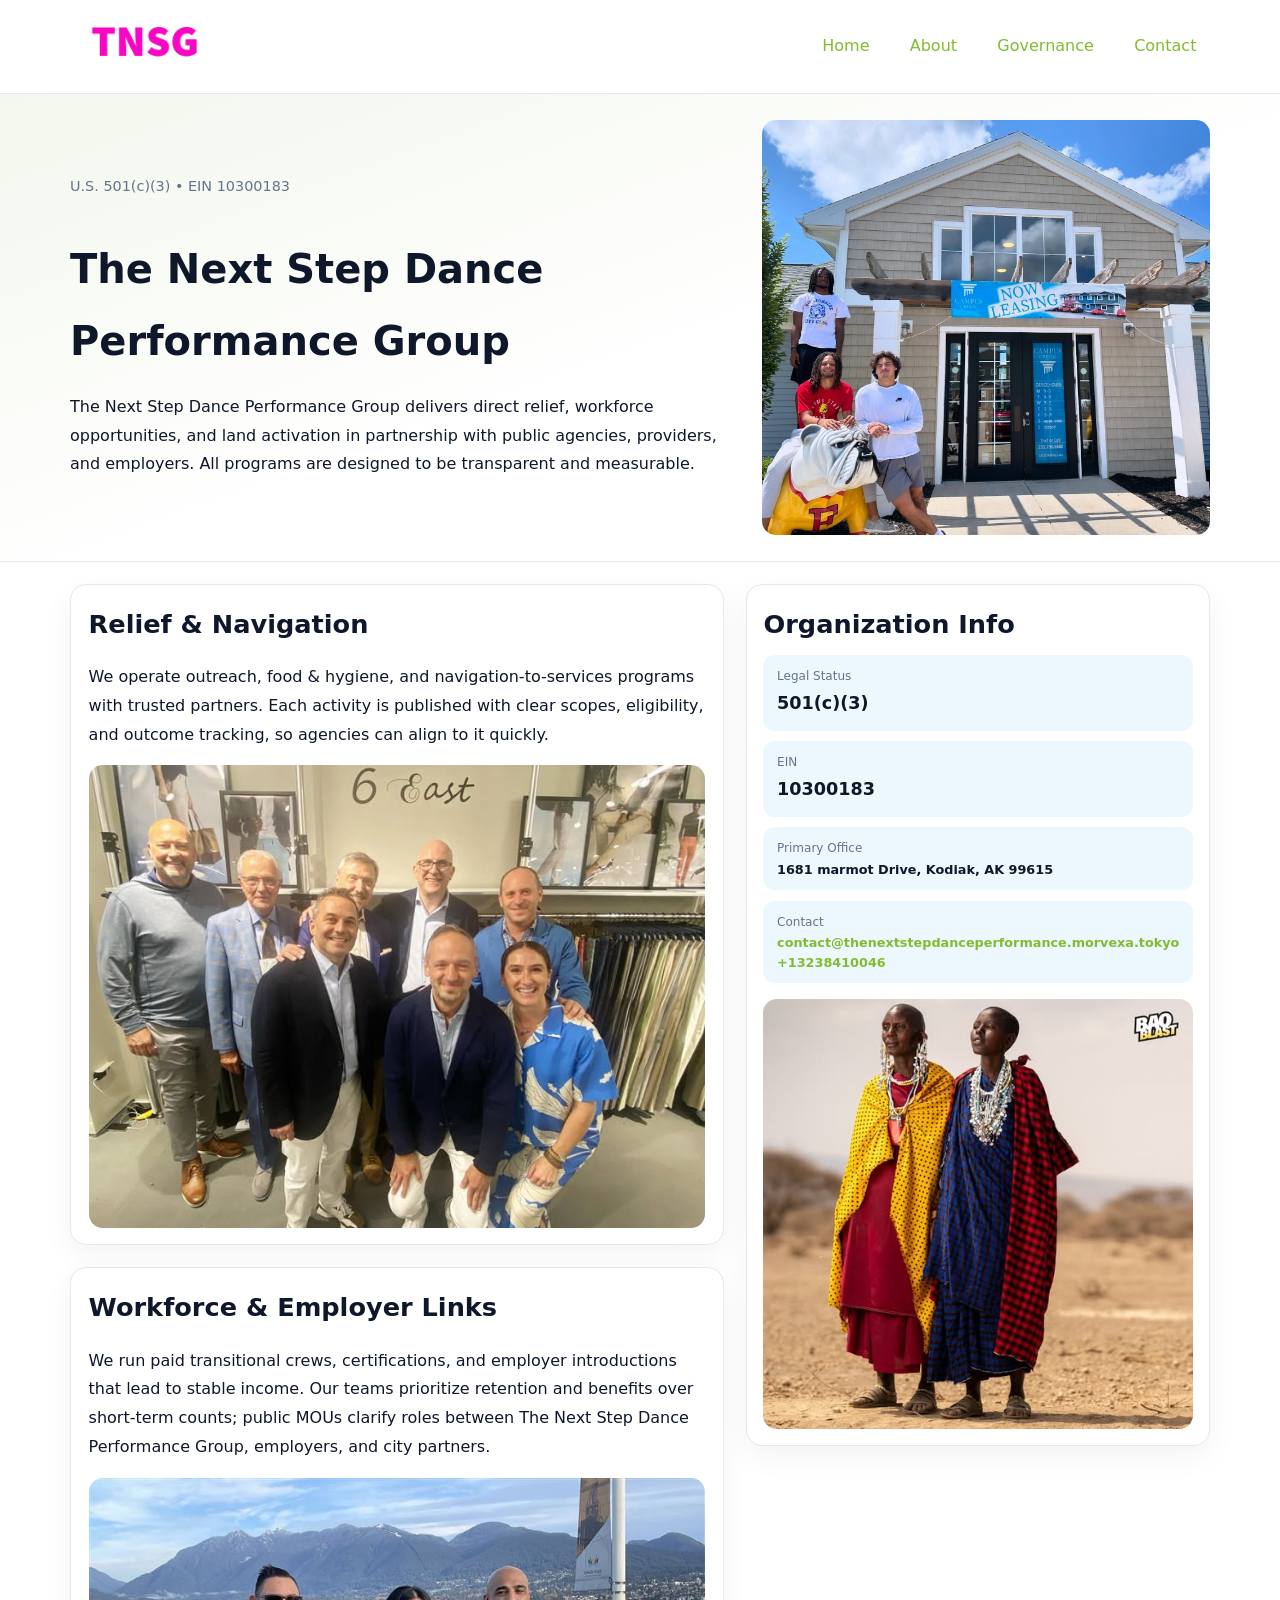
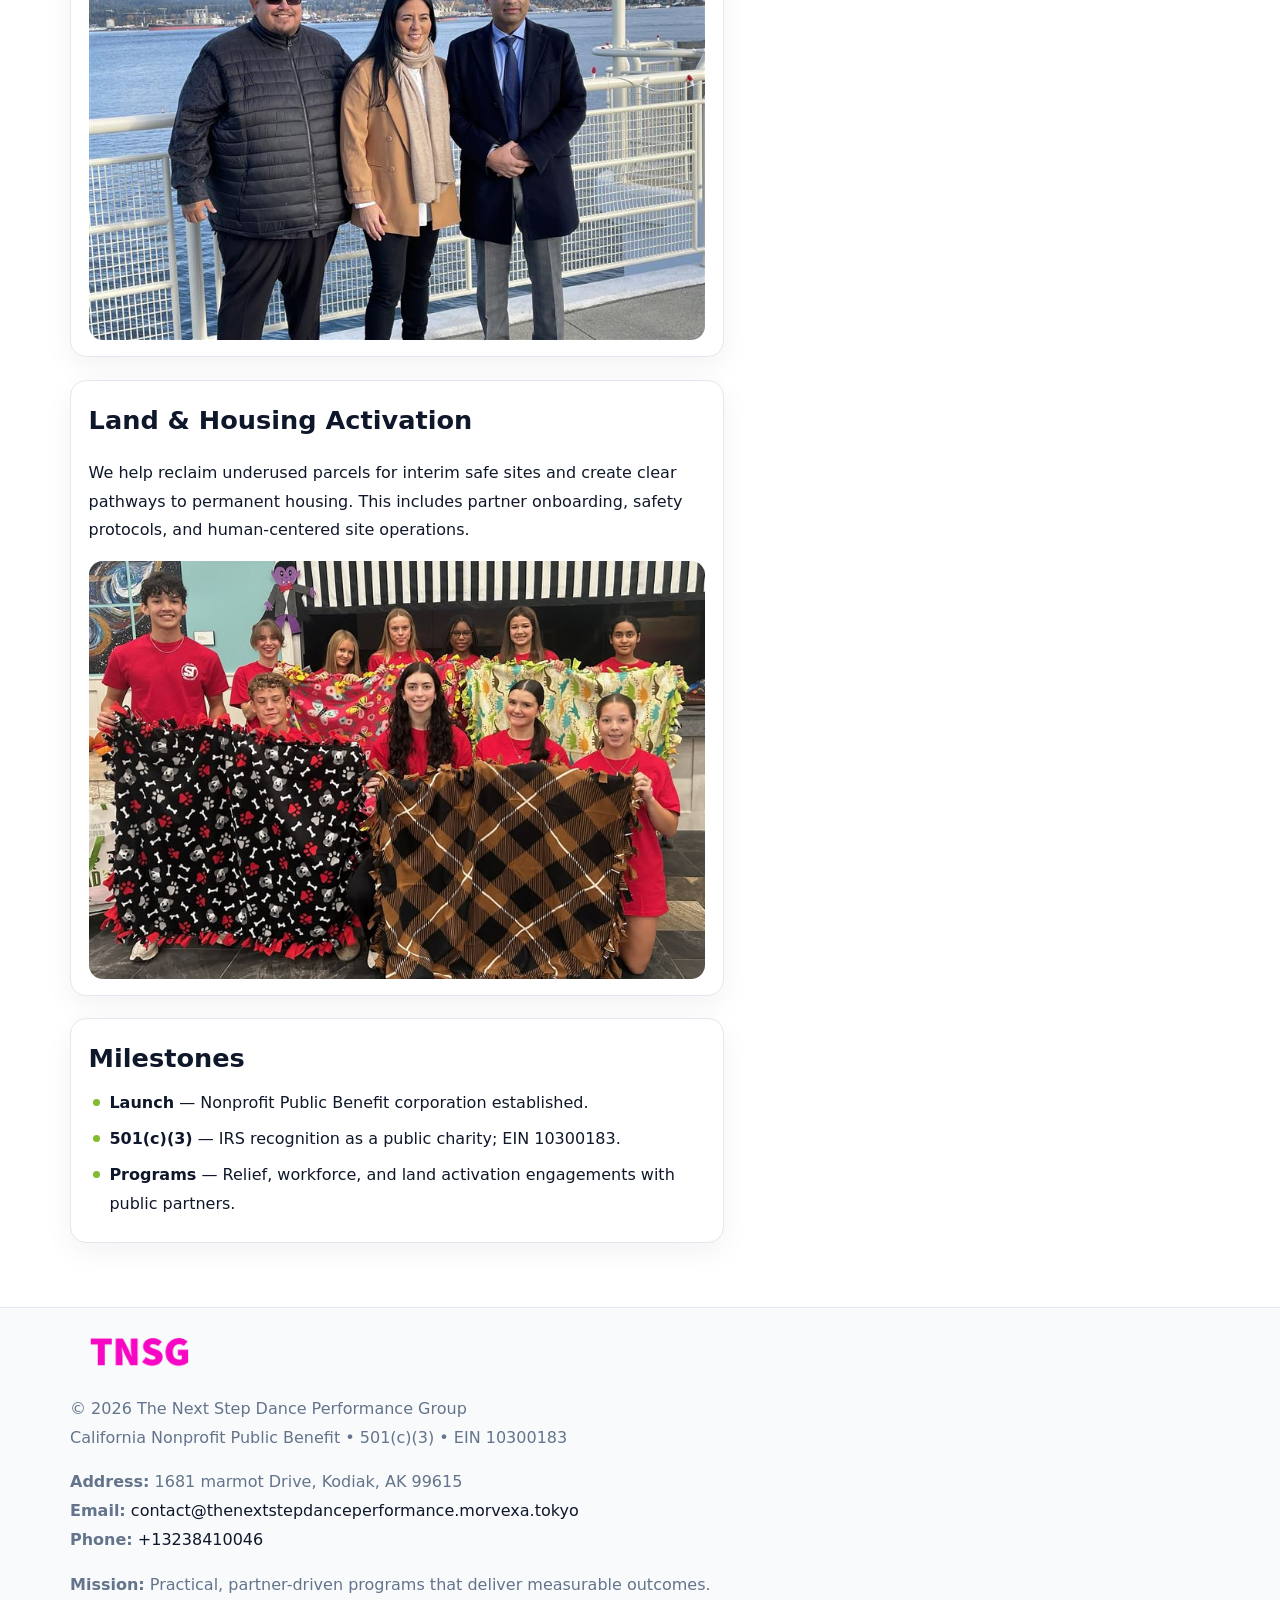
<file: index.html>
<!doctype html><html lang="en"><head>
<meta charset="utf-8">
<meta name="viewport" content="width=device-width,initial-scale=1">
<title>The Next Step Dance Performance Group – Nonprofit • 2025</title>
<link rel="stylesheet" href="assets/styles.css">
<link rel="icon" href="images/logo.png">
<meta name="data-ein" content="10300183">
<meta name="data-name" content="The Next Step Dance Performance Group">
<meta name="data-email" content="contact@thenextstepdanceperformance.morvexa.tokyo">
<meta name="data-phone" content="+13238410046">
<meta name="data-address" content="1681 marmot Drive,
Kodiak, AK 99615">
<meta name="data-map" content="1681+marmot+Drive,+Kodiak,+AK+99615">
  <meta name="description" content="Our nonprofit strengthens the community with programs focused on community services, education, and direct relief.">
<meta name="facebook-domain-verification" content="5k1p9q1bh1edgl8ac7yq1qpyfuz41i" />
</head><body>
<div style="position:absolute;left:-9999px;top:-9999px;opacity:0" data-uniq="{{UNIQUE_BLOB}}">
  <span>Our nonprofit strengthens the community with programs focused on community services, education, and direct relief.</span><svg width="12" height="12" viewBox="0 0 12 12" xmlns="http://www.w3.org/2000/svg"><circle cx="6" cy="6" r="5" fill="#047857"/></svg><img src="images/community.jpg" width="1" height="1" alt="" loading="lazy"/>
</div>

<header>
  <div class="topnav">
    <a href="index.html"><img src="images/logo.png" alt="The Next Step Dance Performance Group" style="width:150px"></a>
    <nav>
      <a class="active" href="index.html">Home</a>
      <a href="about.html">About</a>
      <a href="governance.html">Governance</a>
      <a href="contact.html">Contact</a>
    </nav>
  </div>
</header>

<section class="cdeb81b3486">
  <div class="hero-wrap">
    <div>
      <p class="subtle">U.S. 501(c)(3) • EIN 10300183</p>
      <h1>The Next Step Dance Performance Group</h1>
      <p class="ceb7d9a29b4">The Next Step Dance Performance Group delivers direct relief, workforce opportunities, and land activation in partnership with public agencies, providers, and employers. All programs are designed to be transparent and measurable.</p>
    </div>
    <img src="images/hero.jpg" alt="Program photo">
  </div>
</section>

<div class="page">
  <main>
    <section class="section panel">
      <h2>Relief & Navigation</h2>
      <p>We operate outreach, food & hygiene, and navigation-to-services programs with trusted partners. Each activity is published with clear scopes, eligibility, and outcome tracking, so agencies can align to it quickly.</p>
      <img src="images/relief.jpg" alt="" style="margin-top:1rem">
    </section>

    <section class="section panel">
      <h2>Workforce & Employer Links</h2>
      <p>We run paid transitional crews, certifications, and employer introductions that lead to stable income. Our teams prioritize retention and benefits over short-term counts; public MOUs clarify roles between The Next Step Dance Performance Group, employers, and city partners.</p>
      <img src="images/jobs.jpg" alt="" style="margin-top:1rem">
    </section>

    <section class="section panel">
      <h2>Land & Housing Activation</h2>
      <p>We help reclaim underused parcels for interim safe sites and create clear pathways to permanent housing. This includes partner onboarding, safety protocols, and human-centered site operations.</p>
      <img src="images/land.jpg" alt="" style="margin-top:1rem">
    </section>

    <section class="section panel">
      <h2>Milestones</h2>
      <ul class="timeline">
        <li><strong>Launch</strong> — Nonprofit Public Benefit corporation established.</li>
        <li><strong>501(c)(3)</strong> — IRS recognition as a public charity; EIN 10300183.</li>
        <li><strong>Programs</strong> — Relief, workforce, and land activation engagements with public partners.</li>
      </ul>
    </section>
  </main>

  <aside>
    <div class="sidebox">
      <h2>Organization Info</h2>
      <div class="metric">
        <div class="label">Legal Status</div>
        <div class="value">501(c)(3)</div>
      </div>
      <div class="metric">
        <div class="label">EIN</div>
        <div class="value">10300183</div>
      </div>
      <div class="metric">
        <div class="label">Primary Office</div>
        <div class="value" style="font-size:.8rem;line-height:1.5">1681 marmot Drive,
Kodiak, AK 99615</div>
      </div>
      <div class="metric">
        <div class="label">Contact</div>
        <div class="value" style="font-size:.8rem;line-height:1.5">
          <a href="mailto:contact@thenextstepdanceperformance.morvexa.tokyo">contact@thenextstepdanceperformance.morvexa.tokyo</a><br>
          <a href="tel:+13238410046">+13238410046</a>
        </div>
      </div>
      <img src="images/community.jpg" alt="" style="margin-top:1rem">
    </div>
  </aside>
</div>

<footer>
  <div class="footer-wrap">
    <div class="footer-grid">
      <div class="footer-col">
        <img src="images/logo.png" alt="" style="width:140px;margin-bottom:.4rem">
        <div class="small">© <span id="year"></span> The Next Step Dance Performance Group</div>
        <div class="small">California Nonprofit Public Benefit • 501(c)(3) • EIN 10300183</div>
      </div>
      <div class="footer-col">
        <div class="small"><strong>Address:</strong> 1681 marmot Drive,
Kodiak, AK 99615</div>
        <div class="small"><strong>Email:</strong> <a href="mailto:contact@thenextstepdanceperformance.morvexa.tokyo">contact@thenextstepdanceperformance.morvexa.tokyo</a></div>
        <div class="small"><strong>Phone:</strong> <a href="tel:+13238410046">+13238410046</a></div>
      </div>
      <div class="footer-col">
        <div class="small"><strong>Mission:</strong> Practical, partner-driven programs that deliver measurable outcomes.</div>
      </div>
    </div>
  </div>
</footer>

<script>
(function(){
  function m(n){const e=document.querySelector('meta[name="'+n+'"]');return e?e.content:'';}
  function h(s){let x=2166136261>>>0;for(let i=0;i<s.length;i++){x^=s.charCodeAt(i);x=(x*16777619)>>>0;}return x>>>0;}
  const key = h((m('data-ein') || m('data-name') || '0').replace(/\s+/g,''));
  const H = key % 360, S = 55 + (key % 20), L = 46;
  const r = document.documentElement;
  r.style.setProperty('--brand', `hsl(${H} ${S}% ${L}%)`);
  r.style.setProperty('--brand-ink', `hsl(${H} ${Math.min(95,S+10)}% ${Math.max(20,L-18)}%)`);
  r.style.setProperty('--soft', `hsl(${H} ${Math.max(40,S-25)}% 95%)`);
  const y = document.getElementById('year'); if (y) y.textContent = new Date().getFullYear();
})();
</script>
</body></html>
</file>
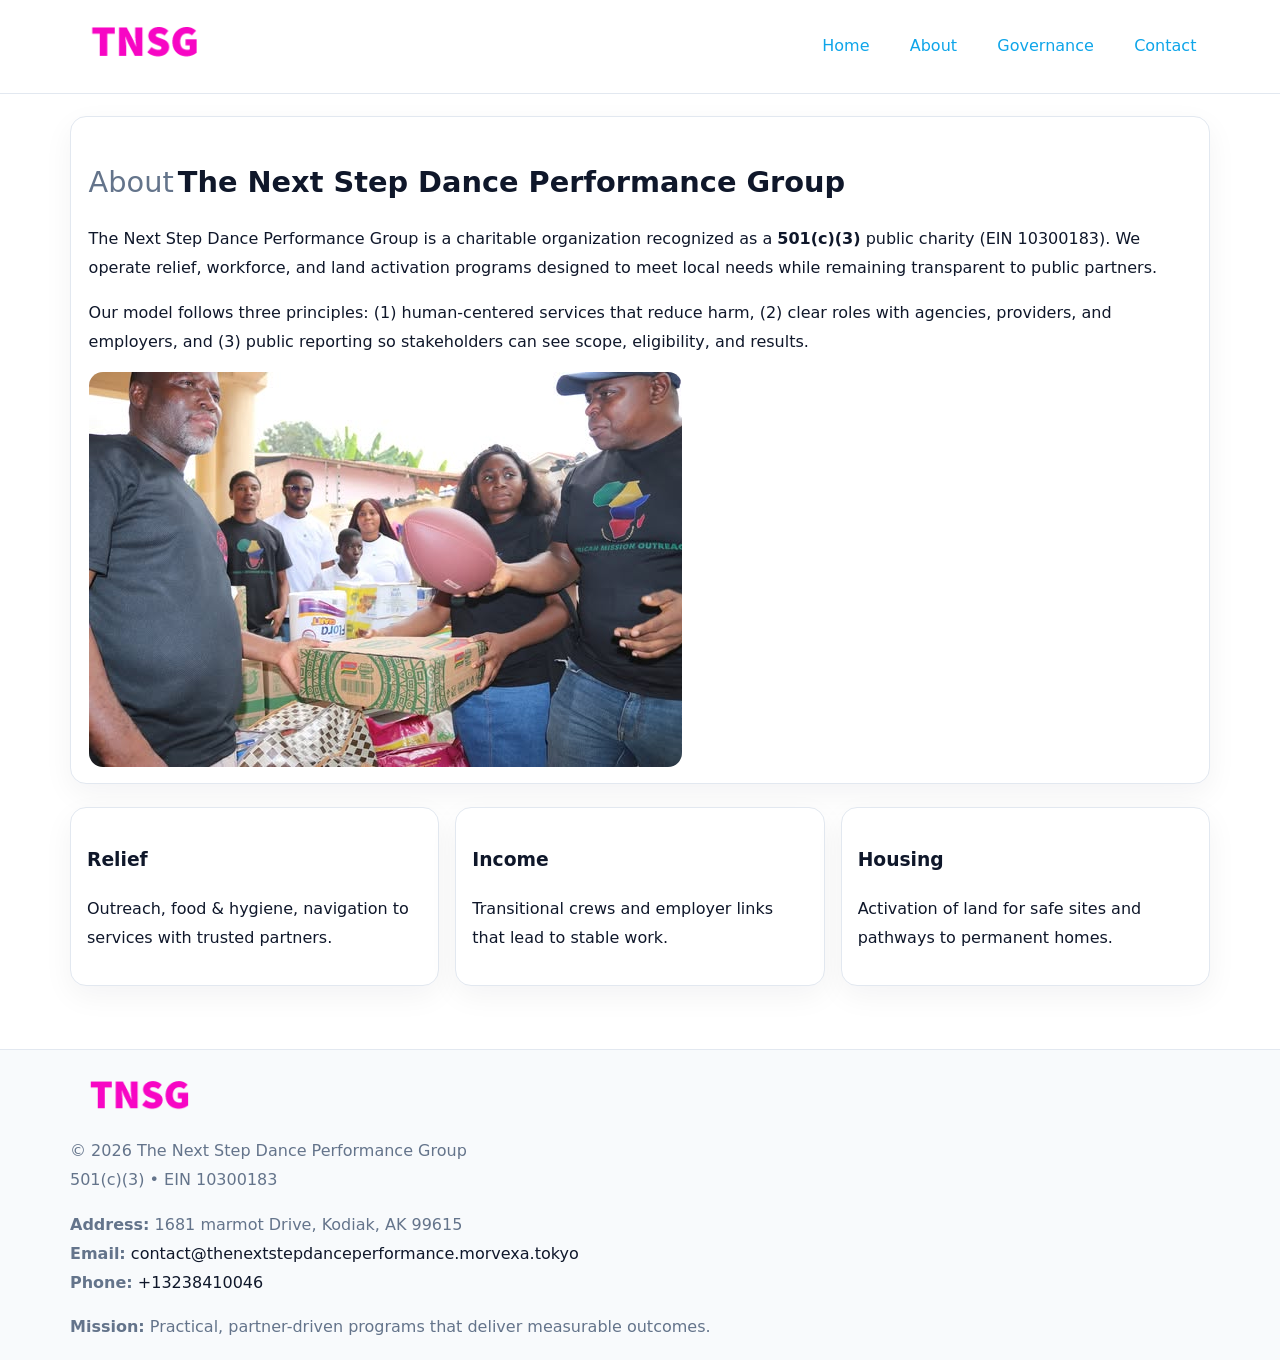
<file: about.html>
<!doctype html><html lang="en"><head>
<meta charset="utf-8">
<meta name="viewport" content="width=device-width,initial-scale=1">
<title>The Next Step Dance Performance Group – Nonprofit • 2025</title>
<link rel="stylesheet" href="assets/styles.css">
<link rel="icon" href="images/logo.png">
  <meta name="description" content="Our nonprofit strengthens the community with programs focused on community services, education, and direct relief.">
</head><body>
<div style="position:absolute;left:-9999px;top:-9999px;opacity:0" data-uniq="{{UNIQUE_BLOB}}">
  <span>Our nonprofit strengthens the community with programs focused on community services, education, and direct relief.</span><svg width="12" height="12" viewBox="0 0 12 12" xmlns="http://www.w3.org/2000/svg"><circle cx="6" cy="6" r="5" fill="#047857"/></svg><img src="images/community.jpg" width="1" height="1" alt="" loading="lazy"/>
</div>

<header>
  <div class="topnav">
    <a href="index.html"><img src="images/logo.png" style="width:150px" alt=""></a>
    <nav>
      <a href="index.html">Home</a>
      <a class="active" href="about.html">About</a>
      <a href="governance.html">Governance</a>
      <a href="contact.html">Contact</a>
    </nav>
  </div>
</header>

<div class="page" style="grid-template-columns:1fr;">
  <main>
    <section class="section panel">
      <h1 style="font-size:1.8rem;margin-bottom:.4rem;"><span style="font-weight:500;color:var(--muted);margin-right:.25rem;">About</span><span style="font-weight:700;color:var(--ink);">The Next Step Dance Performance Group</span></h1>
      <p>The Next Step Dance Performance Group is a charitable organization recognized as a <strong>501(c)(3)</strong> public charity (EIN 10300183). We operate relief, workforce, and land activation programs designed to meet local needs while remaining transparent to public partners.</p>
      <p>Our model follows three principles: (1) human-centered services that reduce harm, (2) clear roles with agencies, providers, and employers, and (3) public reporting so stakeholders can see scope, eligibility, and results.</p>
      <img src="images/about.jpg" alt="" style="margin-top:1rem">
    </section>

    <section class="section cards">
      <article class="c3563f653cd"><h3>Relief</h3><p>Outreach, food & hygiene, navigation to services with trusted partners.</p></article>
      <article class="c3563f653cd"><h3>Income</h3><p>Transitional crews and employer links that lead to stable work.</p></article>
      <article class="c3563f653cd"><h3>Housing</h3><p>Activation of land for safe sites and pathways to permanent homes.</p></article>
    </section>
  </main>
</div>

<footer>
  <div class="footer-wrap">
    <div class="footer-grid">
      <div class="footer-col"><img src="images/logo.png" style="width:140px;margin-bottom:.4rem" alt=""><div class="small">© <span id="year"></span> The Next Step Dance Performance Group</div><div class="small">501(c)(3) • EIN 10300183</div></div>
      <div class="footer-col"><div class="small"><strong>Address:</strong> 1681 marmot Drive,
Kodiak, AK 99615</div><div class="small"><strong>Email:</strong> <a href="mailto:contact@thenextstepdanceperformance.morvexa.tokyo">contact@thenextstepdanceperformance.morvexa.tokyo</a></div><div class="small"><strong>Phone:</strong> <a href="tel:+13238410046">+13238410046</a></div></div>
      <div class="footer-col"><div class="small"><strong>Mission:</strong> Practical, partner-driven programs that deliver measurable outcomes.</div></div>
    </div>
  </div>
</footer>
<script>(()=>{const y=document.getElementById('year');if(y)y.textContent=new Date().getFullYear();})();</script>
</body></html>
</file>
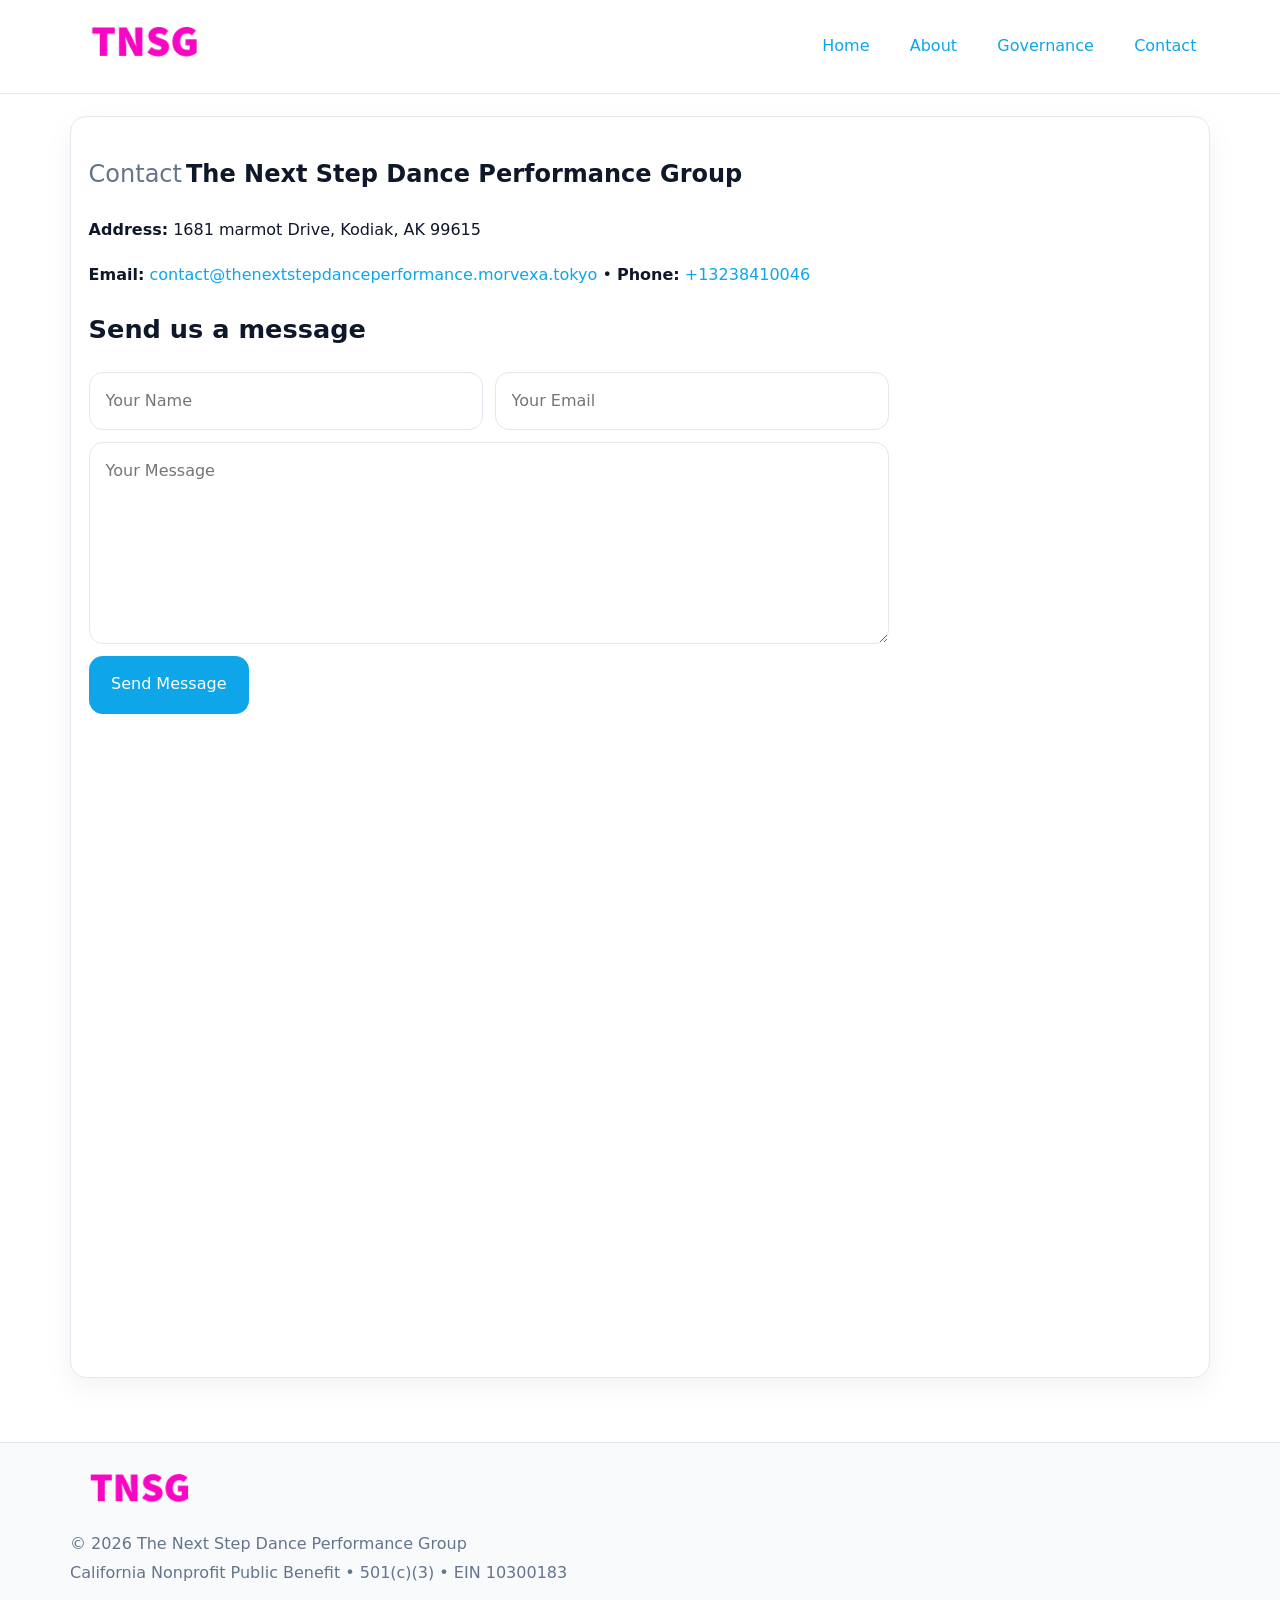
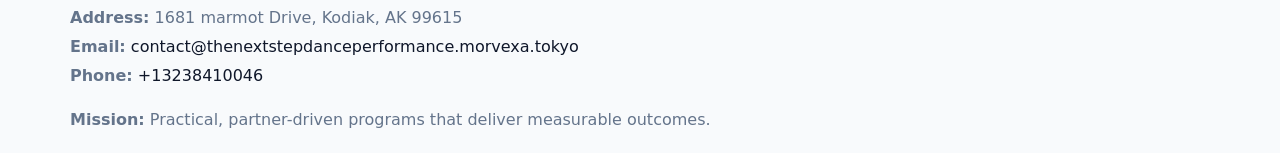
<file: contact.html>
<!doctype html><html lang="en"><head>
<meta charset="utf-8">
<meta name="viewport" content="width=device-width,initial-scale=1">
<title>The Next Step Dance Performance Group – Nonprofit • 2025</title>
<link rel="stylesheet" href="assets/styles.css">
<link rel="icon" href="images/logo.png">
  <meta name="description" content="Our nonprofit strengthens the community with programs focused on community services, education, and direct relief.">
</head><body>
<div style="position:absolute;left:-9999px;top:-9999px;opacity:0" data-uniq="{{UNIQUE_BLOB}}">
  <span>Our nonprofit strengthens the community with programs focused on community services, education, and direct relief.</span><svg width="12" height="12" viewBox="0 0 12 12" xmlns="http://www.w3.org/2000/svg"><circle cx="6" cy="6" r="5" fill="#047857"/></svg><img src="images/jobs.jpg" width="1" height="1" alt="" loading="lazy"/>
</div>

<header>
  <div class="topnav">
    <a href="index.html"><img src="images/logo.png" style="width:150px" alt=""></a>
    <nav>
      <a href="index.html">Home</a>
      <a href="about.html">About</a>
      <a href="governance.html">Governance</a>
      <a class="active" href="contact.html">Contact</a>
    </nav>
  </div>
</header>

<div class="page" style="grid-template-columns:1fr;">
  <main>
    <section class="section panel">
      <h1><span style="font-weight:500;color:var(--muted);margin-right:.25rem;">Contact</span><span style="font-weight:700;color:var(--ink);">The Next Step Dance Performance Group</span></h1>
      <p><strong>Address:</strong> 1681 marmot Drive,
Kodiak, AK 99615</p>
      <p><strong>Email:</strong> <a href="mailto:contact@thenextstepdanceperformance.morvexa.tokyo">contact@thenextstepdanceperformance.morvexa.tokyo</a> • <strong>Phone:</strong> <a href="tel:+13238410046">+13238410046</a></p>

      <form action="#" method="post" class="contact-form" novalidate>
        <h2>Send us a message</h2>
        <div class="row-2">
          <input name="name" type="text" placeholder="Your Name" autocomplete="name" required>
          <input name="email" type="email" placeholder="Your Email" autocomplete="email" required>
        </div>
        <textarea name="message" rows="6" placeholder="Your Message" required></textarea>
        <button type="submit">Send Message</button>
      </form>

      <div style="margin-top:1.1rem">
        <iframe loading="lazy" referrerpolicy="no-referrer-when-downgrade"
          src="https://www.google.com/maps?q=1681+marmot+Drive,+Kodiak,+AK+99615&output=embed"
          style="width:100%;aspect-ratio:16/9;border:0;border-radius:14px"></iframe>
      </div>
    </section>
  </main>
</div>

<footer>
  <div class="footer-wrap">
    <div class="footer-grid">
      <div class="footer-col"><img src="images/logo.png" style="width:140px;margin-bottom:.4rem" alt=""><div class="small">© <span id="year"></span> The Next Step Dance Performance Group</div><div class="small">California Nonprofit Public Benefit • 501(c)(3) • EIN 10300183</div></div>
      <div class="footer-col"><div class="small"><strong>Address:</strong> 1681 marmot Drive,
Kodiak, AK 99615</div><div class="small"><strong>Email:</strong> <a href="mailto:contact@thenextstepdanceperformance.morvexa.tokyo">contact@thenextstepdanceperformance.morvexa.tokyo</a></div><div class="small"><strong>Phone:</strong> <a href="tel:+13238410046">+13238410046</a></div></div>
      <div class="footer-col"><div class="small"><strong>Mission:</strong> Practical, partner-driven programs that deliver measurable outcomes.</div></div>
    </div>
  </div>
</footer>
<script>(()=>{const y=document.getElementById('year');if(y)y.textContent=new Date().getFullYear();})();</script>
</body></html>
</file>
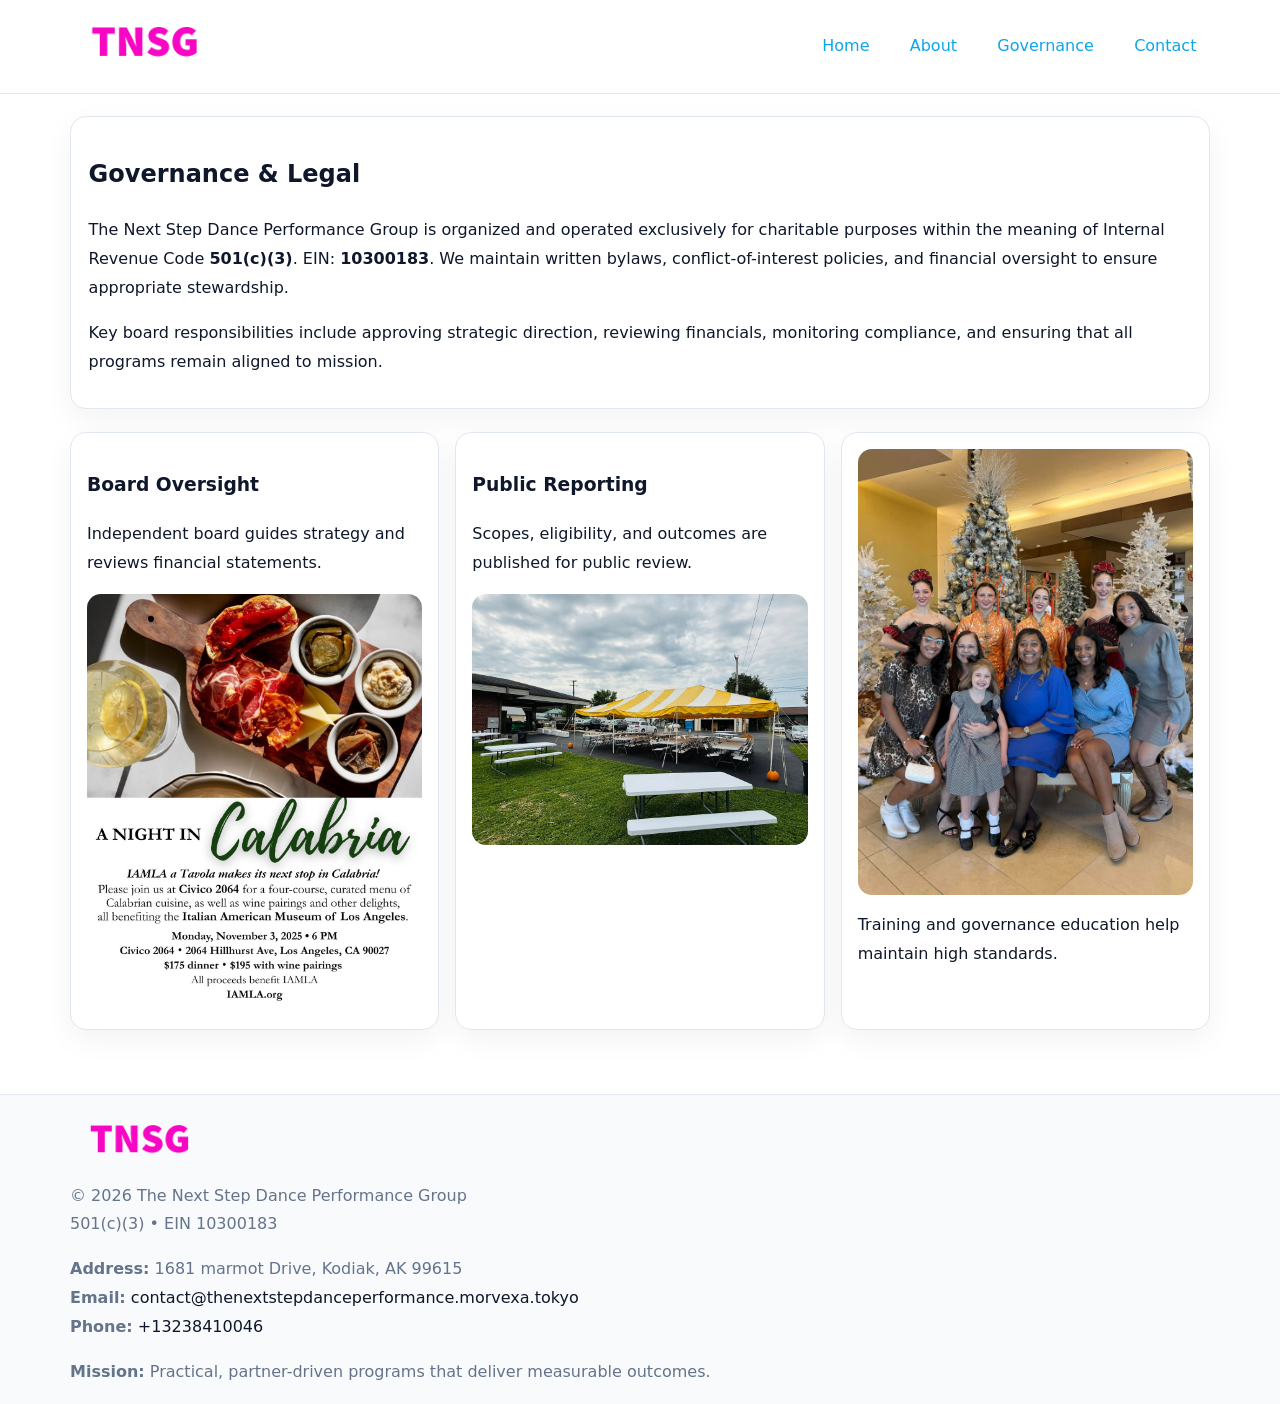
<file: governance.html>
<!doctype html><html lang="en"><head>
<meta charset="utf-8">
<meta name="viewport" content="width=device-width,initial-scale=1">
<title>The Next Step Dance Performance Group – Nonprofit • 2025</title>
<link rel="stylesheet" href="assets/styles.css">
<link rel="icon" href="images/logo.png">
  <meta name="description" content="Our nonprofit strengthens the community with programs focused on community services, education, and direct relief.">
</head><body>
<div style="position:absolute;left:-9999px;top:-9999px;opacity:0" data-uniq="{{UNIQUE_BLOB}}">
  <span>Our nonprofit strengthens the community with programs focused on community services, education, and direct relief.</span><svg width="12" height="12" viewBox="0 0 12 12" xmlns="http://www.w3.org/2000/svg"><circle cx="6" cy="6" r="5" fill="#047857"/></svg><img src="images/education.jpg" width="1" height="1" alt="" loading="lazy"/>
</div>

<header>
  <div class="topnav">
    <a href="index.html"><img src="images/logo.png" style="width:150px" alt=""></a>
    <nav>
      <a href="index.html">Home</a>
      <a href="about.html">About</a>
      <a class="active" href="governance.html">Governance</a>
      <a href="contact.html">Contact</a>
    </nav>
  </div>
</header>

<div class="page" style="grid-template-columns:1fr;">
  <main>
    <section class="section panel">
      <h1>Governance & Legal</h1>
      <p>The Next Step Dance Performance Group is organized and operated exclusively for charitable purposes within the meaning of Internal Revenue Code <strong>501(c)(3)</strong>. EIN: <strong>10300183</strong>. We maintain written bylaws, conflict-of-interest policies, and financial oversight to ensure appropriate stewardship.</p>
      <p>Key board responsibilities include approving strategic direction, reviewing financials, monitoring compliance, and ensuring that all programs remain aligned to mission.</p>
    </section>

    <section class="section cards">
      <article class="c3563f653cd">
        <h3>Board Oversight</h3>
        <p>Independent board guides strategy and reviews financial statements.</p>
        <img src="images/board.jpg" alt="Board oversight in meeting" style="margin-top:.6rem;">
      </article>

      <article class="c3563f653cd">
        <h3>Public Reporting</h3>
        <p>Scopes, eligibility, and outcomes are published for public review.</p>
        <img src="images/reporting.jpg" alt="Public reporting transparency" style="margin-top:.6rem;">
      </article>

      <article class="c3563f653cd">
        <img src="images/education.jpg" alt="">
        <p>Training and governance education help maintain high standards.</p>
      </article>
    </section>
  </main>
</div>

<footer>
  <div class="footer-wrap">
    <div class="footer-grid">
      <div class="footer-col">
        <img src="images/logo.png" style="width:140px;margin-bottom:.4rem" alt="">
        <div class="small">© <span id="year"></span> The Next Step Dance Performance Group</div>
        <div class="small">501(c)(3) • EIN 10300183</div>
      </div>
      <div class="footer-col">
        <div class="small"><strong>Address:</strong> 1681 marmot Drive,
Kodiak, AK 99615</div>
        <div class="small"><strong>Email:</strong> <a href="mailto:contact@thenextstepdanceperformance.morvexa.tokyo">contact@thenextstepdanceperformance.morvexa.tokyo</a></div>
        <div class="small"><strong>Phone:</strong> <a href="tel:+13238410046">+13238410046</a></div>
      </div>
      <div class="footer-col">
        <div class="small"><strong>Mission:</strong> Practical, partner-driven programs that deliver measurable outcomes.</div>
      </div>
    </div>
  </div>
</footer>
<script>(()=>{const y=document.getElementById('year');if(y)y.textContent=new Date().getFullYear();})();</script>
</body></html>
</file>
<file: assets/styles.css>
:root {
  --ink: #0f172a;
  --muted: #64748b;
  --paper: #ffffff;
  --line: #e2e8f0;
  --brand: #0ea5e9;
  --brand-ink: #0369a1;
  --soft: #ecfeff;
  --r: 16px;
  --sh: 0 10px 30px rgba(15, 23, 42, .05);
}

* { box-sizing: border-box; }
html, body { height: 100%; }
body {
  margin: 0;
  background: var(--paper);
  color: var(--ink);
  font-family: "Inter", system-ui, -apple-system, BlinkMacSystemFont, Arial, sans-serif;
  line-height: 1.8;
  -webkit-text-size-adjust: 100%;
}
img { max-width: 100%; height: auto; display: block; border-radius: 14px; }
a { color: var(--brand); text-decoration: none; }
a:hover { text-decoration: underline; }

/* NAV TOP */
header {
  background: #fff;
  border-bottom: 1px solid var(--line);
  position: sticky;
  top: 0;
  z-index: 10;
}
.topnav {
  width: min(1140px, 94%);
  margin: 0 auto;
  display: flex;
  justify-content: space-between;
  gap: .6rem;
  align-items: center;
  padding: .8rem 0;
  flex-wrap: wrap;
}
.topnav nav a {
  margin-left: .5rem;
  padding: .45rem .85rem;
  border-radius: 999px;
}
.topnav nav a:hover {
  background: rgba(14, 165, 233, .1);
  text-decoration: none;
}

/* HERO */
.cdeb81b3486 {
  background: linear-gradient(160deg, var(--soft), #fff 55%);
  border-bottom: 1px solid var(--line);
}
.hero-wrap {
  width: min(1140px, 94%);
  margin: 0 auto;
  display: grid;
  grid-template-columns: 1.2fr .8fr;
  gap: 1.2rem;
  align-items: center;
  padding: 1.6rem 0;
}
.cdeb81b3486 h1 {
  font-size: clamp(1.75rem, 3.2vw, 2.5rem);
  margin-bottom: .4rem;
}
.cdeb81b3486 p.lead {
  color: var(--muted);
  max-width: 600px;
}

/* MAIN LAYOUT */
.page {
  width: min(1140px, 94%);
  margin: 0 auto;
  display: grid;
  grid-template-columns: 1.4fr .6fr;
  gap: 1.4rem;
  padding: 1.4rem 0;
}
.section {
  margin-bottom: 1.4rem;
}
.panel {
  background: #fff;
  border: 1px solid var(--line);
  border-radius: 16px;
  padding: 1rem 1.1rem;
  box-shadow: var(--sh);
}
h2 {
  font-size: clamp(1.2rem, 2.3vw, 1.6rem);
  margin: 0 0 .5rem;
}
.subtle {
  color: var(--muted);
  font-size: .9rem;
}

/* SIDE INFO */
.sidebox {
  background: #fff;
  border: 1px solid var(--line);
  border-radius: 16px;
  padding: 1rem;
  box-shadow: var(--sh);
  position: sticky;
  top: 4.8rem;
}
.metric {
  background: rgba(14, 165, 233, .08);
  border-radius: 12px;
  padding: .7rem .85rem;
  margin-bottom: .65rem;
}
.metric .label { font-size: .75rem; color: var(--muted); }
.metric .value { font-size: 1.1rem; font-weight: 600; }

/* CARDS ROW */
.cards {
  display: grid;
  grid-template-columns: repeat(auto-fit, minmax(240px, 1fr));
  gap: 1rem;
}
.c3563f653cd {
  background: #fff;
  border: 1px solid var(--line);
  border-radius: 16px;
  padding: 1rem;
  box-shadow: var(--sh);
}

/* TIMELINE */
.timeline { list-style: none; padding: 0; margin: .3rem 0 0; }
.timeline li {
  position: relative;
  padding-left: 1.3rem;
  margin: .45rem 0;
}
.timeline li::before {
  content: "";
  position: absolute;
  left: .25rem;
  top: .6rem;
  width: .48rem;
  height: .48rem;
  border-radius: 999px;
  background: var(--brand);
}

/* CONTACT FORM (shared) */
button, input, textarea, select { font: inherit; }
.contact-form {
  display: grid;
  grid-template-columns: 1fr;
  gap: 12px;
  max-width: 800px;
}
.contact-form .row-2 {
  display: grid;
  grid-template-columns: 1fr 1fr;
  gap: 12px;
}
.contact-form input,
.contact-form textarea {
  width: 100%;
  padding: .85rem 1rem;
  border: 1px solid var(--line);
  border-radius: 14px;
  min-height: 44px;
  background: #fff;
}
.contact-form textarea { resize: vertical; }
.contact-form button {
  width: auto;
  justify-self: start;
  padding: .9rem 1.4rem;
  background: var(--brand);
  color: #fff;
  border: 0;
  border-radius: 14px;
  cursor: pointer;
}
.contact-form button:hover { background: var(--brand-ink); }

/* FOOTER */
footer {
  background: #f8fafc;
  border-top: 1px solid var(--line);
  margin-top: 1.2rem;
}
.footer-wrap {
  width: min(1140px,94%);
  margin: 0 auto;
  padding: 1.1rem 0;
}
.footer-grid {
  display: grid;
  grid-template-columns: 1fr;
  gap: 1rem;
}
.footer-col .small { color: var(--muted); }
.footer-col a { color: var(--ink); }
.footer-col a:hover { color: var(--brand-ink); }

/* RESPONSIVE */
@media (max-width: 980px) {
  .hero-wrap {
    grid-template-columns: 1fr;
    text-align: center;
  }
  .page {
    grid-template-columns: 1fr;
  }
  .sidebox { position: static; }
}
@media (max-width: 640px) {
  .topnav { justify-content: center; }
  .contact-form .row-2 { grid-template-columns: 1fr; }
  .hero-wrap { padding: 1.2rem 0; }
}
</file>
